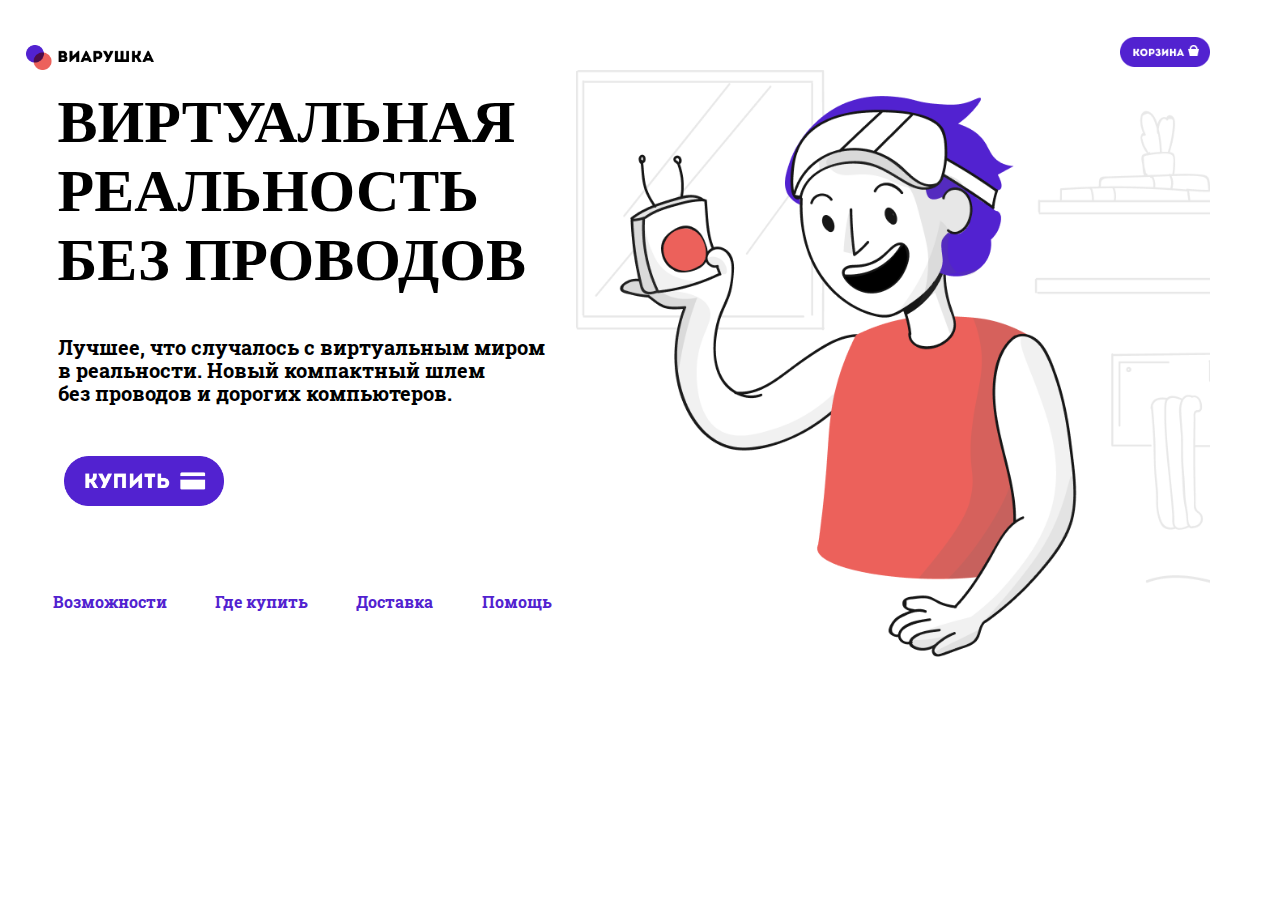
<file: index.html>
<!DOCTYPE html>
<html lang="en">
  <head>
    <meta charset="UTF-8" />
    <meta http-equiv="X-UA-Compatible" content="IE=edge" />
    <meta name="viewport" content="width=device-width, initial-scale=1, shrink-to-fit=no" />
    <title>Document</title>
    <link rel="stylesheet" href="./assets/styles/normalize.css" />
    <link rel="stylesheet" href="./assets/styles/styles.css" />
    <link rel="preconnect" href="https://fonts.googleapis.com" />
    <link rel="preconnect" href="https://fonts.gstatic.com" crossorigin />
    <link href="https://fonts.googleapis.com/css2?family=Roboto+Slab:wght@100&display=swap" rel="stylesheet" />

    <style>
      body {
        display: flex;
      }
      .left {
        display: flex;
        flex-direction: column;
        justify-content: space-around;
        width: 50%;
      }
      .left__logo {
        position: absolute;
        width: 10vw;
        left: 2%;
        top: 5%;
      }
      .info__title {
        font-weight: bold;
        font-size: 3.75em;
        margin-left: 10%;
        margin-top: 10%;
      }
      .info__description {
        font-family: "Roboto Slab", serif;
        font-size: 1.25em;
        font-weight: bolder;
        margin-left: 10%;
        margin-top: 10px;
      }
      .info__buy-button {
        border: 0;
        background: transparent;
        width: 30%;
        margin-left: 10%;
        margin-top: 30px;
        cursor: pointer;
      }
      .info__button-img {
        width: 100%;
      }
      .nav {
        display: flex;
        justify-content: space-around;
        margin-left: 5%;
      }
      .nav__item {
        font-family: "Roboto Slab", serif;
        font-weight: bolder;
        color: #5222d0;
      }
      .right__basket-button {
        border: 0;
        background: transparent;
        position: absolute;
        width: 8vw;
        top: 4%;
        right: 5%;
        cursor: pointer;
      }
      .right__basket-img {
        width: 100%;
      }
      .right__img {
        width: 90%;
        margin-top: 10%;
      }
    </style>
  </head>

  <body>
    <section class="left">
      <img class="left__logo" src="./assets/images/logo.png" alt="logo" />
      <div class="info">
        <h1 class="info__title">
          ВИРТУАЛЬНАЯ <br />
          РЕАЛЬНОСТЬ <br />
          БЕЗ ПРОВОДОВ
        </h1>
        <p class="info__description">
          Лучшее, что случалось с виртуальным миром <br />
          в реальности. Новый компактный шлем <br />
          без проводов и дорогих компьютеров.
        </p>
        <button class="info__buy-button"><img class="info__button-img" src="./assets/images/button-buy.png" /></button>
      </div>
      <div class="nav">
        <a class="nav__item" href="...">Возможности</a>
        <a class="nav__item" href="...">Где купить</a>
        <a class="nav__item" href="...">Доставка</a>
        <a class="nav__item" href="...">Помощь</a>
      </div>
    </section>
    <section class="right">
      <button class="right__basket-button">
        <img class="right__basket-img" src="./assets/images/button-cart.png" alt="basket" />
      </button>
      <img class="right__img" src="./assets/images/pic.png" alt="girl" />
    </section>
  </body>
</html>
</file>
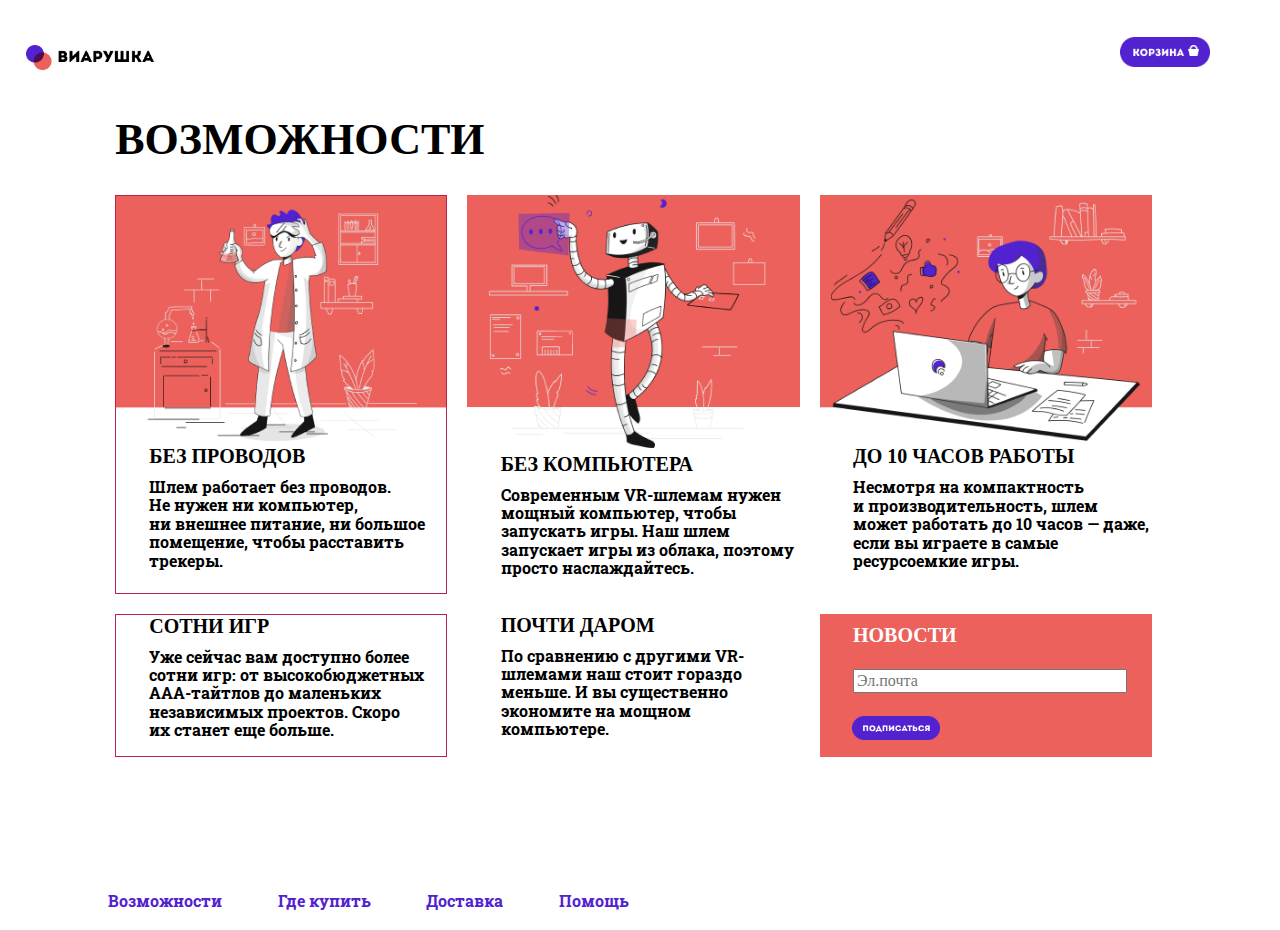
<file: page2.html>
<!DOCTYPE html>
<html lang="en">
  <head>
    <meta charset="UTF-8" />
    <meta http-equiv="X-UA-Compatible" content="IE=edge" />
    <meta name="viewport" content="width=device-width, initial-scale=1.0" />
    <title>Document</title>
    <link rel="stylesheet" href="./assets/styles/normalize.css" />
    <link rel="stylesheet" href="./assets/styles/styles.css" />
    <link href="https://fonts.googleapis.com/css2?family=Roboto+Slab:wght@100&display=swap" rel="stylesheet" />
  </head>
  <body>
    <section class="left left_page2">
      <img class="left__logo" src="./assets/images/logo.png" alt="logo" />

      <h1 class="left__title">ВОЗМОЖНОСТИ</h1>

      <div class="cards-info">
        <div class="card card_special">
          <img class="card__img" src="./assets/images/Illustration_4.png" alt="pic1" />
          <div class="card__title">БЕЗ ПРОВОДОВ</div>
          <p class="card__description">Шлем работает без проводов. Не нужен ни компьютер, ни внешнее питание, ни большое помещение, чтобы расставить трекеры.</p>
        </div>

        <div class="card">
          <img class="card__img" src="./assets/images/Illustration_2.png" alt="pic2" />
          <div class="card__title">БЕЗ КОМПЬЮТЕРА</div>
          <p class="card__description">Современным VR-шлемам нужен мощный компьютер, чтобы запускать игры. Наш шлем запускает игры из облака, поэтому просто наслаждайтесь.</p>
        </div>

        <div class="card">
          <img class="card__img" src="./assets/images/Illustration_9.png" alt="pic3" />
          <div class="card__title">ДО 10 ЧАСОВ РАБОТЫ</div>
          <p class="card__description">Несмотря на компактность и производительность, шлем может работать до 10 часов — даже, если вы играете в самые ресурсоемкие игры.</p>
        </div>

        <div class="card card_special">
          <div class="card__title">СОТНИ ИГР</div>
          <p class="card__description">Уже сейчас вам доступно более сотни игр: от высокобюджетных ААА-тайтлов до маленьких независимых проектов. Скоро их станет еще больше.</p>
        </div>

        <div class="card">
          <div class="card__title">ПОЧТИ ДАРОМ</div>
          <p class="card__description">По сравнению с другими VR-шлемами наш стоит гораздо меньше. И вы существенно экономите на мощном компьютере.</p>
        </div>

        <div class="form">
          <div class="form__text">НОВОСТИ</div>
          <input class="form__input" id="email" placeholder="Эл.почта" />
          <button class="form__button">
            <img class="form__button-img" src="./assets/images/button.png" alt="subscribe" />
          </button>
        </div>
      </div>

      <div class="nav nav_page2">
        <a class="nav__item" href="...">Возможности</a>
        <a class="nav__item" href="...">Где купить</a>
        <a class="nav__item" href="...">Доставка</a>
        <a class="nav__item" href="...">Помощь</a>
      </div>
    </section>
    <button class="right__basket-button">
      <img class="right__basket-img" src="./assets/images/button-cart.png" alt="basket" />
    </button>
  </body>
</html>
</file>
<file: assets/styles/styles.css>
body {
          display: flex;
      }

      .left {
          display: flex;
          flex-direction: column;
          justify-content: space-around;
          width: 50%;
      }

      .left__logo {
          position: absolute;
          width: 10vw;
          left: 2%;
          top: 5%;
      }

      .info__title {
          font-weight: bold;
          font-size: 3.75em;
          margin-left: 10%;
          margin-top: 10%;
      }

      .info__description {
          font-family: "Roboto Slab", serif;
          font-size: 1.25em;
          font-weight: bolder;
          margin-left: 10%;
          margin-top: 10px;
      }

      .info__buy-button {
          border: 0;
          background: transparent;
          width: 30%;
          margin-left: 10%;
          margin-top: 30px;
      }

      .info__button-img {
          width: 100%;
      }

      .nav {
          display: flex;
          justify-content: space-around;
          margin-left: 5%;
      }

      .nav_page2 {
          width: 50%;
          margin-left: 7%;
      }

      .nav__item {
          font-family: "Roboto Slab", serif;
          font-weight: bolder;
          color: #5222d0;
          padding: 20px;
          text-decoration: none;
      }

      .right__basket-button {
          border: 0;
          background: transparent;
          position: absolute;
          width: 8vw;
          top: 4%;
          right: 5%;
      }

      .right__basket-img {
          width: 100%;
      }

      .right__img {
          width: 90%;
          margin-top: 10%;
      }

      .left__title {
          font-weight: bold;
          font-size: 2.75em;
          margin-left: 10%;
          margin-top: 10%;
      }

      .cards-info {
          display: grid;
          grid-template-columns: 1fr 1fr 1fr;
          grid-gap: 20px;
          margin-left: 10%;
          margin-bottom: 10%;
      }

      .card_special {
          border: 1px solid #bb2247;
      }

      .card__img {
          width: 100%;
      }

      .card__title,
      .form__text {
          font-size: 1.25em;
          font-weight: bold;
          margin-left: 10%;
      }

      .card__description {
          font-family: "Roboto Slab", serif;
          font-size: 1em;
          font-weight: bolder;
          margin-left: 10%;
          margin-top: 10px;
      }

      .left_page2 {
          width: 90%;
      }

      .form {
          display: flex;
          flex-direction: column;
          justify-content: space-around;
          background-color: #EC615B;
      }

      .form__text {
          color: white;
      }

      .form__input {
          width: 80%;
          margin-left: 10%;
      }

      .form__button {
          border: 0;
          background: transparent;
          width: 30%;
          margin-left: 8%;
          cursor: pointer;
      }

      .form__button-img {
          width: 100%;
      }
</file>
